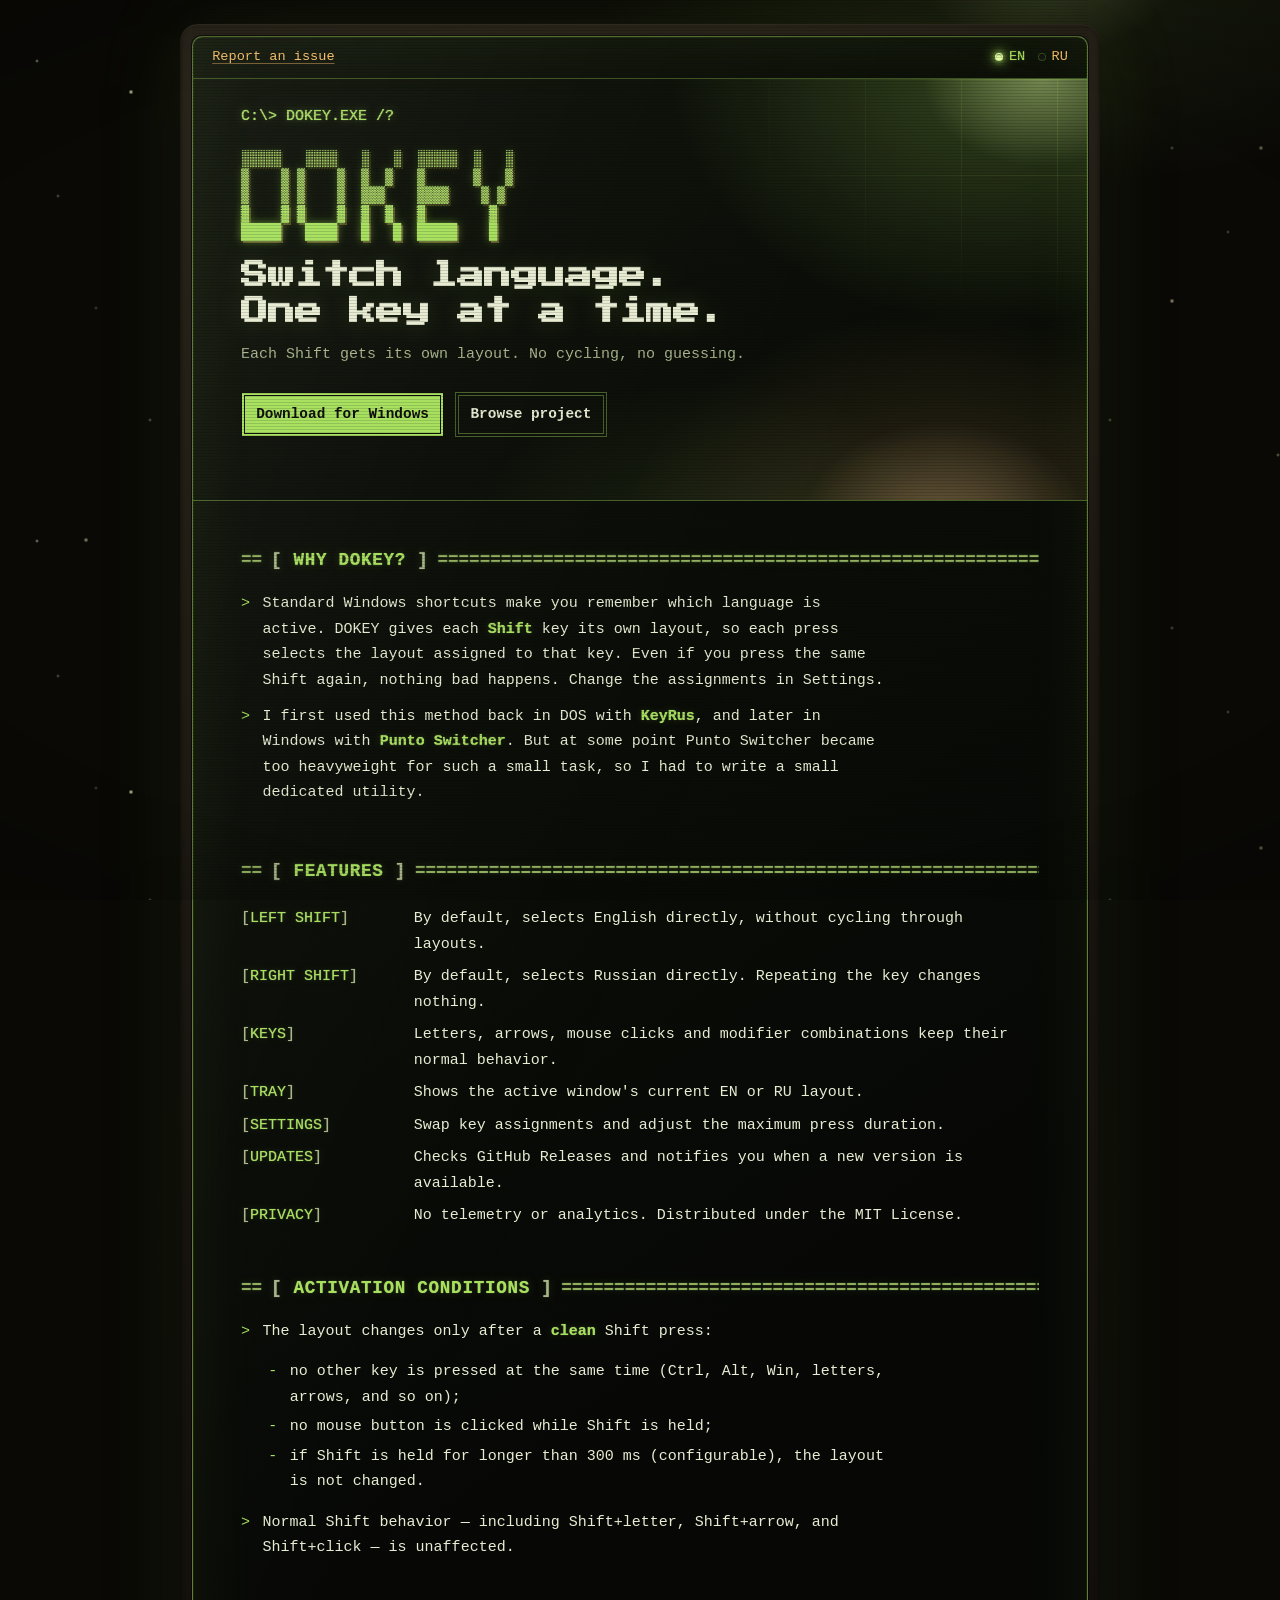
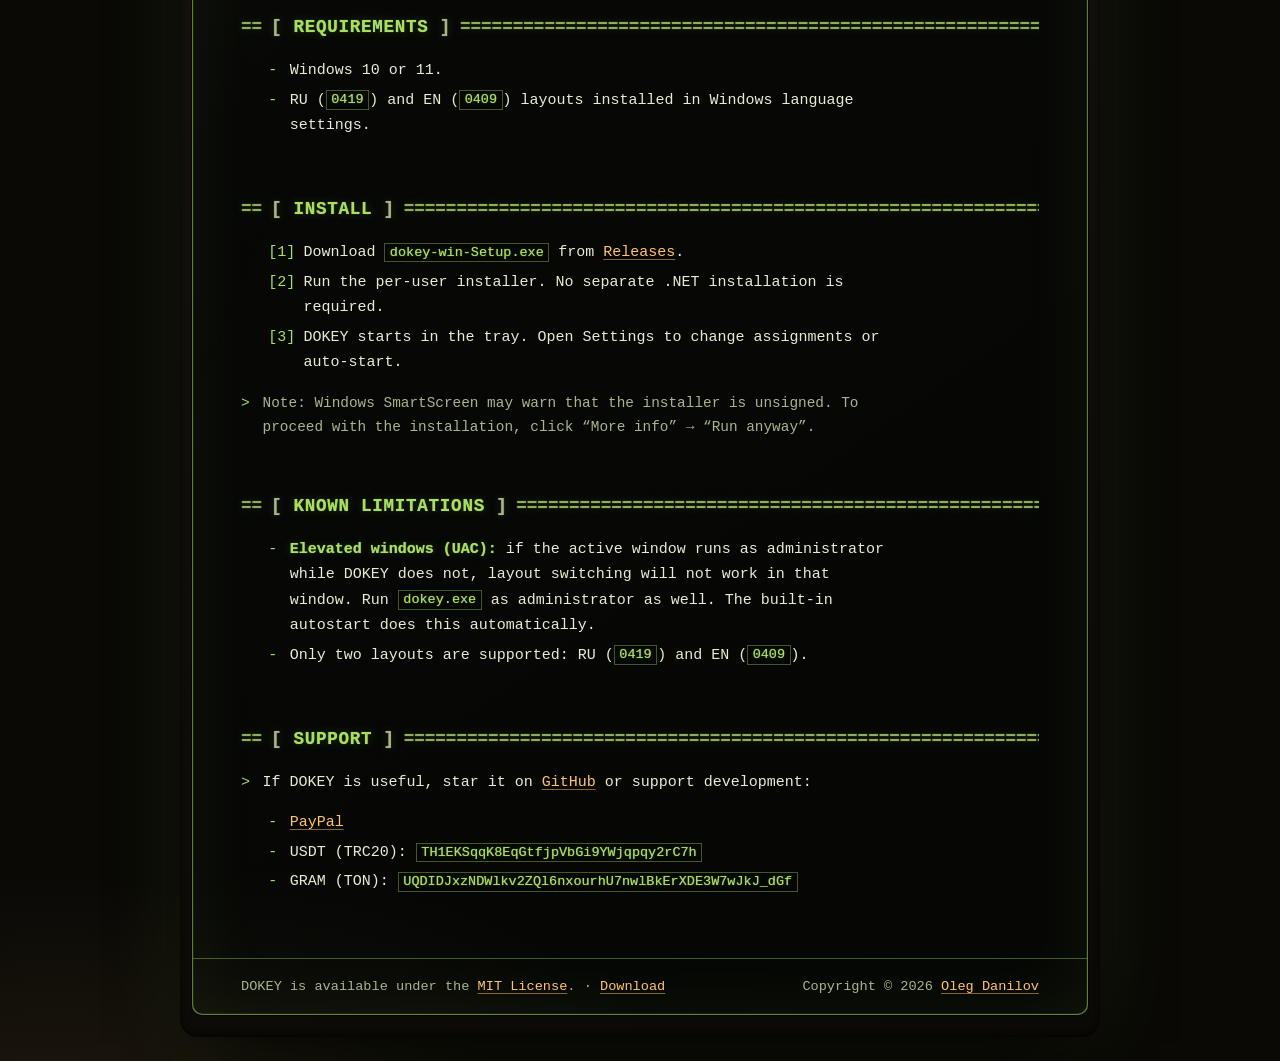
<file: index.html>
<!doctype html>
<html lang="en">
<head>
  <meta charset="utf-8">
  <meta name="viewport" content="width=device-width, initial-scale=1">
  <title>DOKEY — Switch keyboard layouts with Shift</title>
  <meta name="description" content="DOKEY is a free Windows utility that assigns English and Russian keyboard layouts to the left and right Shift keys.">
  <link rel="canonical" href="https://dosoft.github.io/dokey/">
  <link rel="alternate" hreflang="en" href="https://dosoft.github.io/dokey/">
  <link rel="alternate" hreflang="ru" href="https://dosoft.github.io/dokey/ru/">
  <link rel="alternate" hreflang="x-default" href="https://dosoft.github.io/dokey/">
  <meta name="theme-color" content="#0a0906">
  <link rel="icon" type="image/png" sizes="32x32" href="favicon-32.png">
  <link rel="apple-touch-icon" href="apple-touch-icon.png">
  <meta property="og:title" content="DOKEY — Switch keyboard layouts with Shift">
  <meta property="og:description" content="Choose English or Russian directly with the left and right Shift keys.">
  <meta property="og:type" content="website">
  <meta property="og:url" content="https://dosoft.github.io/dokey/">
  <meta property="og:image" content="https://dosoft.github.io/dokey/og-image.png">
  <meta property="og:image:width" content="1200">
  <meta property="og:image:height" content="630">
  <meta property="og:image:alt" content="DOKEY — by default, Left Shift selects English and Right Shift selects Russian">
  <meta property="og:locale" content="en_US">
  <meta name="twitter:card" content="summary_large_image">
  <link rel="stylesheet" href="styles.css?v=12732f7">
  <script type="application/ld+json">{"@context":"https://schema.org","@type":"SoftwareApplication","name":"DOKEY","applicationCategory":"UtilitiesApplication","operatingSystem":"Windows 10, Windows 11","offers":{"@type":"Offer","price":"0","priceCurrency":"USD"},"url":"https://dosoft.github.io/dokey/","downloadUrl":"https://github.com/dosoft/dokey/releases","author":{"@type":"Person","name":"Oleg Danilov","url":"https://olegd.com/en"}}</script>
</head>
<body>
  <div class="crt container">
    <div class="terminal">
    <nav class="terminal-nav"><a href="https://github.com/dosoft/dokey/issues">Report an issue</a><span class="language"><a class="lang active" href="./" aria-current="page" lang="en"><span class="lamp is-on" aria-hidden="true"></span>EN</a><a class="lang" href="ru/" lang="ru"><span class="lamp" aria-hidden="true"></span>RU</a></span></nav>
    <header class="terminal-header">
      <div class="terminal-content">
        <p class="command">C:\&gt; DOKEY.EXE /?</p>
        <pre class="ascii-mark" role="img" aria-label="DOKEY">
░░░░░   ░░░░   ░   ░  ░░░░░  ░   ░
▒    ▒ ▒    ▒  ▒  ▒   ▒      ▒   ▒
▒    ▒ ▒    ▒  ▒▒▒    ▒▒▒▒    ▒ ▒
▓    ▓ ▓    ▓  ▓  ▓   ▓        ▓
█████   ████   █   █  █████    █</pre>
        <h1>Switch language.<br>One key at a time.</h1>
        <p class="tagline">Each Shift gets its own layout. No cycling, no guessing.</p>
        <div class="cta"><a class="button" href="https://github.com/dosoft/dokey/releases/latest">Download for Windows</a><a class="button secondary" href="https://github.com/dosoft/dokey">Browse project</a></div>
        <p id="release-meta" class="release-meta"></p>
      </div>
    </header>
    <main class="terminal-content">
      <section class="output-section"><h2><span>WHY DOKEY?</span></h2><p>Standard Windows shortcuts make you remember which language is active. DOKEY gives each <strong>Shift</strong> key its own layout, so each press selects the layout assigned to that key. Even if you press the same Shift again, nothing bad happens. Change the assignments in Settings.</p><p>I first used this method back in DOS with <strong>KeyRus</strong>, and later in Windows with <strong>Punto Switcher</strong>. But at some point Punto Switcher became too heavyweight for such a small task, so I had to write a small dedicated utility.</p></section>
      <section class="output-section"><h2><span>FEATURES</span></h2><dl class="feature-list">
        <div><dt>LEFT SHIFT</dt><dd>By default, selects English directly, without cycling through layouts.</dd></div>
        <div><dt>RIGHT SHIFT</dt><dd>By default, selects Russian directly. Repeating the key changes nothing.</dd></div>
        <div><dt>KEYS</dt><dd>Letters, arrows, mouse clicks and modifier combinations keep their normal behavior.</dd></div>
        <div><dt>TRAY</dt><dd>Shows the active window's current EN or RU layout.</dd></div>
        <div><dt>SETTINGS</dt><dd>Swap key assignments and adjust the maximum press duration.</dd></div>
        <div><dt>UPDATES</dt><dd>Checks GitHub Releases and notifies you when a new version is available.</dd></div>
        <div><dt>PRIVACY</dt><dd>No telemetry or analytics. Distributed under the MIT License.</dd></div>
      </dl></section>
      <section class="output-section"><h2><span>ACTIVATION CONDITIONS</span></h2><p>The layout changes only after a <strong>clean</strong> Shift press:</p><ul role="list"><li>no other key is pressed at the same time (Ctrl, Alt, Win, letters, arrows, and so on);</li><li>no mouse button is clicked while Shift is held;</li><li>if Shift is held for longer than 300 ms (configurable), the layout is not changed.</li></ul><p>Normal Shift behavior — including Shift+letter, Shift+arrow, and Shift+click — is unaffected.</p></section>
      <section class="output-section"><h2><span>REQUIREMENTS</span></h2><ul role="list"><li>Windows 10 or 11.</li><li>RU (<code>0419</code>) and EN (<code>0409</code>) layouts installed in Windows language settings.</li></ul></section>
      <section class="output-section"><h2><span>INSTALL</span></h2><ol role="list"><li>Download <code>dokey-win-Setup.exe</code> from <a href="https://github.com/dosoft/dokey/releases/latest">Releases</a>.</li><li>Run the per-user installer. No separate .NET installation is required.</li><li>DOKEY starts in the tray. Open Settings to change assignments or auto-start.</li></ol><p class="notice">Note: Windows SmartScreen may warn that the installer is unsigned. To proceed with the installation, click “More info” → “Run anyway”.</p></section>
      <section class="output-section"><h2><span>KNOWN LIMITATIONS</span></h2><ul role="list"><li><strong>Elevated windows (UAC):</strong> if the active window runs as administrator while DOKEY does not, layout switching will not work in that window. Run <code>dokey.exe</code> as administrator as well. The built-in autostart does this automatically.</li><li>Only two layouts are supported: RU (<code>0419</code>) and EN (<code>0409</code>).</li></ul></section>
      <section class="output-section"><h2><span>SUPPORT</span></h2><p>If DOKEY is useful, star it on <a href="https://github.com/dosoft/dokey">GitHub</a> or support development:</p><ul role="list"><li><a href="https://paypal.me/olegda">PayPal</a></li><li>USDT (TRC20): <button type="button" class="copy" data-copy="TH1EKSqqK8EqGtfjpVbGi9YWjqpqy2rC7h" data-copied="copied" data-failed="copy failed" aria-label="Copy USDT (TRC20) address">TH1EKSqqK8EqGtfjpVbGi9YWjqpqy2rC7h</button><span class="copy-hint" role="status"></span></li><li>GRAM (TON): <button type="button" class="copy" data-copy="UQDIDJxzNDWlkv2ZQl6nxourhU7nwlBkErXDE3W7wJkJ_dGf" data-copied="copied" data-failed="copy failed" aria-label="Copy GRAM (TON) address">UQDIDJxzNDWlkv2ZQl6nxourhU7nwlBkErXDE3W7wJkJ_dGf</button><span class="copy-hint" role="status"></span></li></ul></section>
    </main>
    <footer class="terminal-footer"><p>DOKEY is available under the <a href="https://github.com/dosoft/dokey/blob/main/LICENSE">MIT License</a>. <span class="sep" aria-hidden="true">·</span> <a href="https://github.com/dosoft/dokey/releases">Download</a></p><p>Copyright © <span data-copyright-years>2026</span> <a href="https://olegd.com/en">Oleg Danilov</a></p></footer>
    </div>
  </div>
  <script src="release.js?v=12732f7"></script>
</body>
</html>
</file>
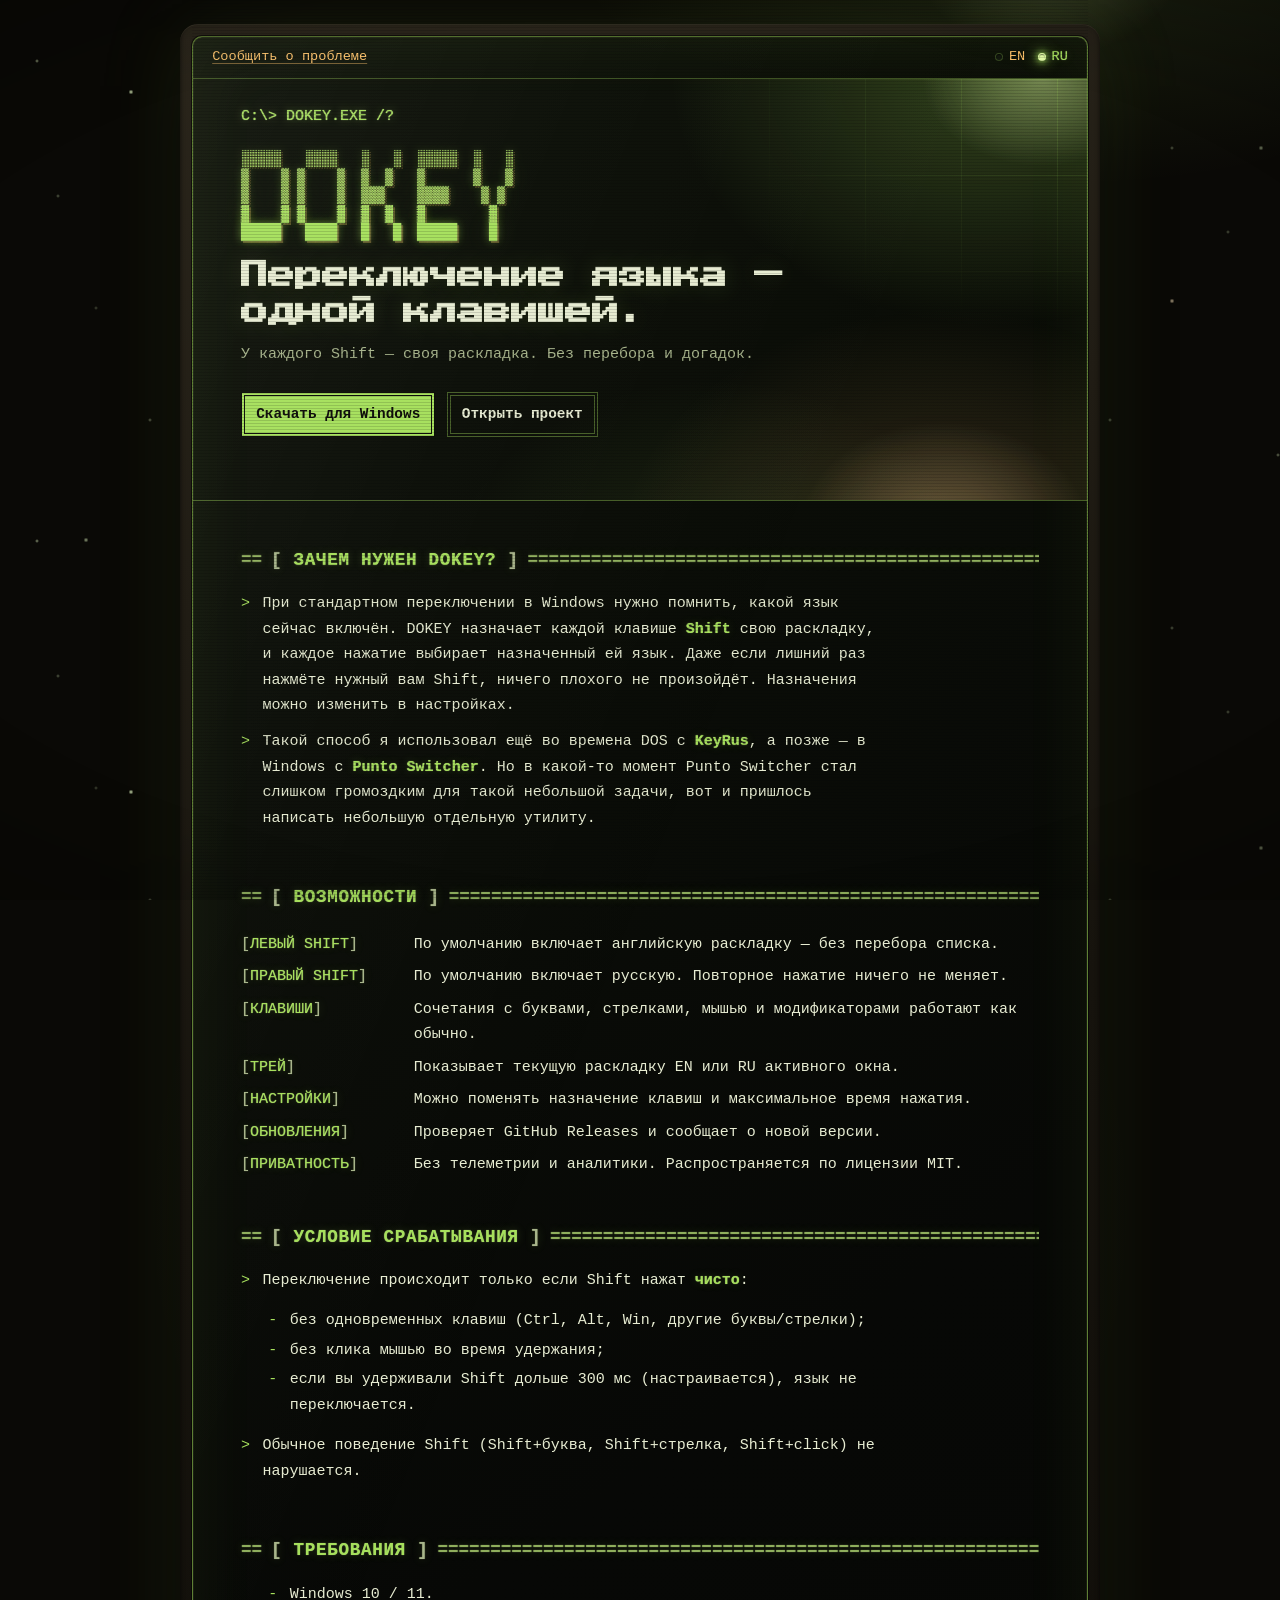
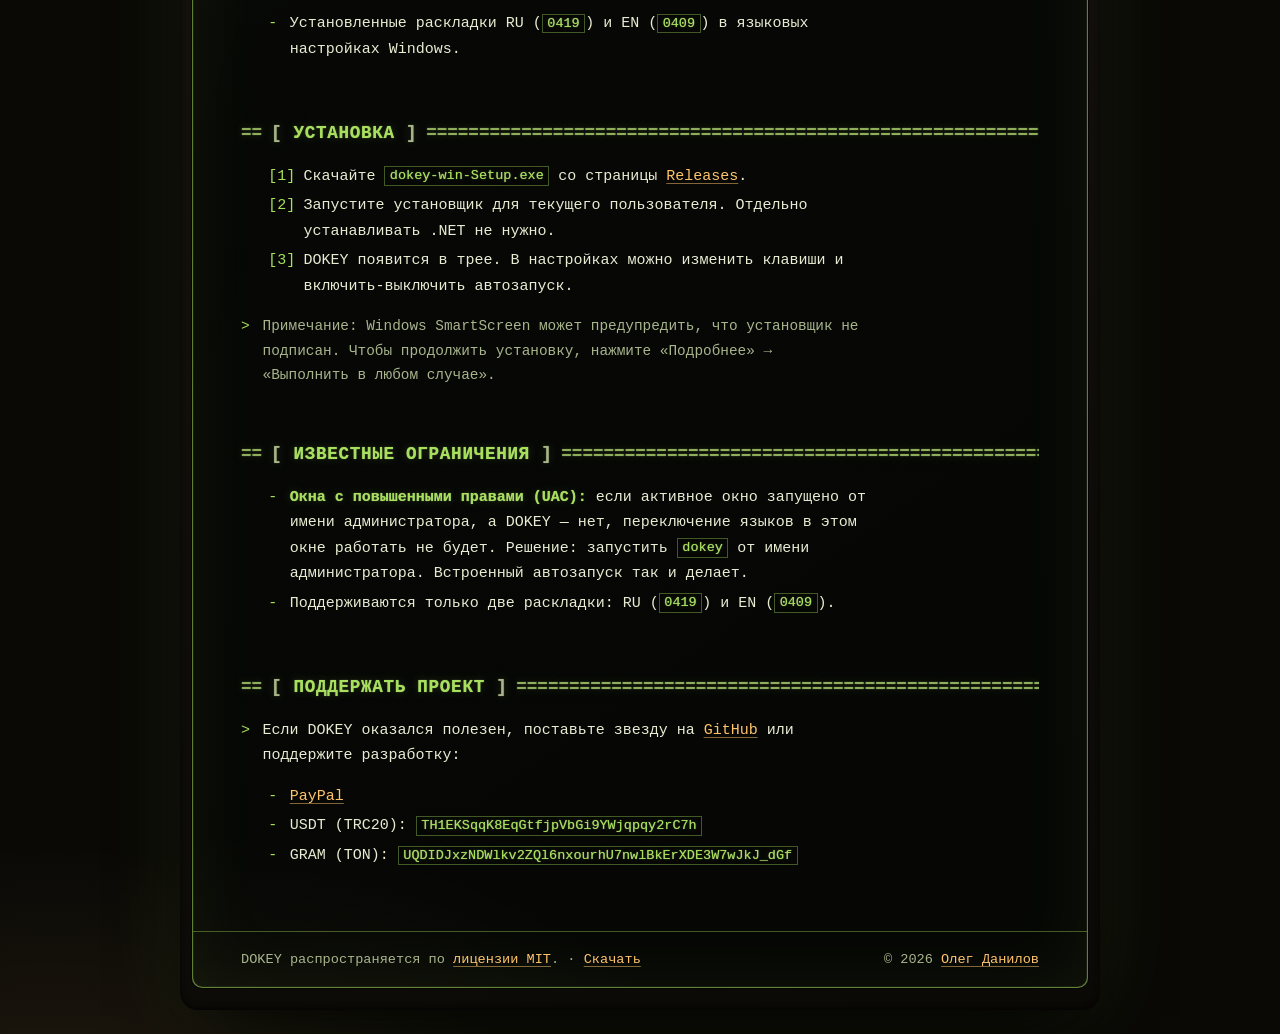
<file: ru/index.html>
<!doctype html>
<html lang="ru">
<head>
  <meta charset="utf-8">
  <meta name="viewport" content="width=device-width, initial-scale=1">
  <title>DOKEY — Переключение раскладки клавишами Shift</title>
  <meta name="description" content="DOKEY — бесплатная утилита для Windows, назначающая английскую и русскую раскладки левой и правой клавишам Shift.">
  <link rel="canonical" href="https://dosoft.github.io/dokey/ru/">
  <link rel="alternate" hreflang="en" href="https://dosoft.github.io/dokey/">
  <link rel="alternate" hreflang="ru" href="https://dosoft.github.io/dokey/ru/">
  <link rel="alternate" hreflang="x-default" href="https://dosoft.github.io/dokey/">
  <meta name="theme-color" content="#0a0906">
  <link rel="icon" type="image/png" sizes="32x32" href="../favicon-32.png">
  <link rel="apple-touch-icon" href="../apple-touch-icon.png">
  <meta property="og:title" content="DOKEY — Переключение раскладки клавишами Shift">
  <meta property="og:description" content="Выбирайте английскую или русскую раскладку напрямую левой и правой клавишами Shift.">
  <meta property="og:type" content="website">
  <meta property="og:url" content="https://dosoft.github.io/dokey/ru/">
  <meta property="og:image" content="https://dosoft.github.io/dokey/og-image.png">
  <meta property="og:image:width" content="1200">
  <meta property="og:image:height" content="630">
  <meta property="og:image:alt" content="DOKEY — по умолчанию левый Shift выбирает английский, правый — русский">
  <meta property="og:locale" content="ru_RU">
  <meta name="twitter:card" content="summary_large_image">
  <link rel="stylesheet" href="../styles.css?v=12732f7">
  <script type="application/ld+json">{"@context":"https://schema.org","@type":"SoftwareApplication","name":"DOKEY","applicationCategory":"UtilitiesApplication","operatingSystem":"Windows 10, Windows 11","offers":{"@type":"Offer","price":"0","priceCurrency":"USD"},"url":"https://dosoft.github.io/dokey/ru/","downloadUrl":"https://github.com/dosoft/dokey/releases","author":{"@type":"Person","name":"Олег Данилов","url":"https://olegd.com"}}</script>
</head>
<body>
  <div class="crt container">
    <div class="terminal">
    <nav class="terminal-nav"><a href="https://github.com/dosoft/dokey/issues">Сообщить о проблеме</a><span class="language"><a class="lang" href="../" lang="en"><span class="lamp" aria-hidden="true"></span>EN</a><a class="lang active" href="./" aria-current="page" lang="ru"><span class="lamp is-on" aria-hidden="true"></span>RU</a></span></nav>
    <header class="terminal-header">
      <div class="terminal-content">
        <p class="command">C:\&gt; DOKEY.EXE /?</p>
        <pre class="ascii-mark" role="img" aria-label="DOKEY">
░░░░░   ░░░░   ░   ░  ░░░░░  ░   ░
▒    ▒ ▒    ▒  ▒  ▒   ▒      ▒   ▒
▒    ▒ ▒    ▒  ▒▒▒    ▒▒▒▒    ▒ ▒
▓    ▓ ▓    ▓  ▓  ▓   ▓        ▓
█████   ████   █   █  █████    █</pre>
        <h1>Переключение языка — одной клавишей.</h1>
        <p class="tagline">У каждого Shift — своя раскладка. Без перебора и догадок.</p>
        <div class="cta"><a class="button" href="https://github.com/dosoft/dokey/releases/latest">Скачать для Windows</a><a class="button secondary" href="https://github.com/dosoft/dokey">Открыть проект</a></div>
        <p id="release-meta" class="release-meta"></p>
      </div>
    </header>
    <main class="terminal-content">
      <section class="output-section"><h2><span>ЗАЧЕМ НУЖЕН DOKEY?</span></h2><p>При стандартном переключении в Windows нужно помнить, какой язык сейчас включён. DOKEY назначает каждой клавише <strong>Shift</strong> свою раскладку, и каждое нажатие выбирает назначенный ей язык. Даже если лишний раз нажмёте нужный вам Shift, ничего плохого не произойдёт. Назначения можно изменить в настройках.</p><p>Такой способ я использовал ещё во времена DOS с <strong>KeyRus</strong>, а позже — в Windows с <strong>Punto Switcher</strong>. Но в какой-то момент Punto Switcher стал слишком громоздким для такой небольшой задачи, вот и пришлось написать небольшую отдельную утилиту.</p></section>
      <section class="output-section"><h2><span>ВОЗМОЖНОСТИ</span></h2><dl class="feature-list">
        <div><dt>ЛЕВЫЙ SHIFT</dt><dd>По умолчанию включает английскую раскладку — без перебора списка.</dd></div>
        <div><dt>ПРАВЫЙ SHIFT</dt><dd>По умолчанию включает русскую. Повторное нажатие ничего не меняет.</dd></div>
        <div><dt>КЛАВИШИ</dt><dd>Сочетания с буквами, стрелками, мышью и модификаторами работают как обычно.</dd></div>
        <div><dt>ТРЕЙ</dt><dd>Показывает текущую раскладку EN или RU активного окна.</dd></div>
        <div><dt>НАСТРОЙКИ</dt><dd>Можно поменять назначение клавиш и максимальное время нажатия.</dd></div>
        <div><dt>ОБНОВЛЕНИЯ</dt><dd>Проверяет GitHub Releases и сообщает о новой версии.</dd></div>
        <div><dt>ПРИВАТНОСТЬ</dt><dd>Без телеметрии и аналитики. Распространяется по лицензии MIT.</dd></div>
      </dl></section>
      <section class="output-section"><h2><span>УСЛОВИЕ СРАБАТЫВАНИЯ</span></h2><p>Переключение происходит только если Shift нажат <strong>чисто</strong>:</p><ul role="list"><li>без одновременных клавиш (Ctrl, Alt, Win, другие буквы/стрелки);</li><li>без клика мышью во время удержания;</li><li>если вы удерживали Shift дольше 300 мс (настраивается), язык не переключается.</li></ul><p>Обычное поведение Shift (Shift+буква, Shift+стрелка, Shift+click) не нарушается.</p></section>
      <section class="output-section"><h2><span>ТРЕБОВАНИЯ</span></h2><ul role="list"><li>Windows 10 / 11.</li><li>Установленные раскладки RU (<code>0419</code>) и EN (<code>0409</code>) в языковых настройках Windows.</li></ul></section>
      <section class="output-section"><h2><span>УСТАНОВКА</span></h2><ol role="list"><li>Скачайте <code>dokey-win-Setup.exe</code> со страницы <a href="https://github.com/dosoft/dokey/releases/latest">Releases</a>.</li><li>Запустите установщик для текущего пользователя. Отдельно устанавливать .NET не нужно.</li><li>DOKEY появится в трее. В настройках можно изменить клавиши и включить-выключить автозапуск.</li></ol><p class="notice">Примечание: Windows SmartScreen может предупредить, что установщик не подписан. Чтобы продолжить установку, нажмите «Подробнее» → «Выполнить в любом случае».</p></section>
      <section class="output-section"><h2><span>ИЗВЕСТНЫЕ ОГРАНИЧЕНИЯ</span></h2><ul role="list"><li><strong>Окна с повышенными правами (UAC):</strong> если активное окно запущено от имени администратора, а DOKEY — нет, переключение языков в этом окне работать не будет. Решение: запустить <code>dokey</code> от имени администратора. Встроенный автозапуск так и делает.</li><li>Поддерживаются только две раскладки: RU (<code>0419</code>) и EN (<code>0409</code>).</li></ul></section>
      <section class="output-section"><h2><span>ПОДДЕРЖАТЬ ПРОЕКТ</span></h2><p>Если DOKEY оказался полезен, поставьте звезду на <a href="https://github.com/dosoft/dokey">GitHub</a> или поддержите разработку:</p><ul role="list"><li><a href="https://paypal.me/olegda">PayPal</a></li><li>USDT (TRC20): <button type="button" class="copy" data-copy="TH1EKSqqK8EqGtfjpVbGi9YWjqpqy2rC7h" data-copied="скопировано" data-failed="не удалось скопировать" aria-label="Скопировать адрес USDT (TRC20)">TH1EKSqqK8EqGtfjpVbGi9YWjqpqy2rC7h</button><span class="copy-hint" role="status"></span></li><li>GRAM (TON): <button type="button" class="copy" data-copy="UQDIDJxzNDWlkv2ZQl6nxourhU7nwlBkErXDE3W7wJkJ_dGf" data-copied="скопировано" data-failed="не удалось скопировать" aria-label="Скопировать адрес GRAM (TON)">UQDIDJxzNDWlkv2ZQl6nxourhU7nwlBkErXDE3W7wJkJ_dGf</button><span class="copy-hint" role="status"></span></li></ul></section>
    </main>
    <footer class="terminal-footer"><p>DOKEY распространяется по <a href="https://github.com/dosoft/dokey/blob/main/LICENSE">лицензии MIT</a>. <span class="sep" aria-hidden="true">·</span> <a href="https://github.com/dosoft/dokey/releases">Скачать</a></p><p>© <span data-copyright-years>2026</span> <a href="https://olegd.com">Олег Данилов</a></p></footer>
    </div>
  </div>
  <script src="../release.js?v=12732f7"></script>
</body>
</html>
</file>
<file: styles.css>
/* Press Start 2P — 8-bit bitmap face for the display heading (SIL OFL 1.1, see fonts/OFL.txt). */
@font-face {
  font-family: "Press Start 2P";
  font-style: normal;
  font-weight: 400;
  font-display: swap;
  src: url("fonts/press-start-2p-latin.woff2") format("woff2");
  unicode-range: U+0000-00FF, U+0131, U+0152-0153, U+02BB-02BC, U+02C6, U+02DA, U+02DC, U+0304, U+0308, U+0329, U+2000-206F, U+20AC, U+2122, U+2191, U+2193, U+2212, U+2215, U+FEFF, U+FFFD;
}
@font-face {
  font-family: "Press Start 2P";
  font-style: normal;
  font-weight: 400;
  font-display: swap;
  src: url("fonts/press-start-2p-cyrillic.woff2") format("woff2");
  unicode-range: U+0301, U+0400-045F, U+0490-0491, U+04B0-04B1, U+2116;
}
/* JetBrains Mono Bold subset — only the space and the block/shade glyphs the ASCII mark uses.
   The mark needs cells that are exactly one width; a fallback font cannot guarantee that, so the
   glyphs ship with the page. SIL OFL 1.1, subset renamed — see fonts/OFL-blocks.txt. */
@font-face {
  font-family: "Dokey Blocks";
  font-style: normal;
  font-weight: 700;
  font-display: swap;
  src: url("fonts/dokey-blocks.woff2") format("woff2");
  unicode-range: U+0020, U+2588, U+2591-2593;
}

:root {
  --bg: #0a0906;
  --text: #e7ecd2;
  --muted: #a8b58c;
  --green: #a6e05c;
  --green-bright: #e6ffa8;
  --amber: #ffc46b;
  --link: var(--amber);
  --line: rgba(166, 224, 92, .38);
  --bezel: #16130d;
  --bezel-hi: #2a251b;
  --phosphor: 0 0 1px rgba(230, 255, 168, .8), 0 0 8px rgba(166, 224, 92, .45), 0 0 22px rgba(166, 224, 92, .18);
  --phosphor-soft: 0 0 1px rgba(230, 255, 168, .6), 0 0 10px rgba(166, 224, 92, .22);
}

* { box-sizing: border-box; }
html { color-scheme: dark; scroll-behavior: smooth; scrollbar-color: var(--green) var(--bg); }
body { margin: 0; color: var(--text); background: radial-gradient(14rem 11rem at 82% -2%, rgba(230,255,168,.20), transparent 62%), radial-gradient(58rem 40rem at 84% -8%, rgba(166,224,92,.18), transparent 62%), radial-gradient(50rem 38rem at 4% 108%, rgba(255,196,107,.13), transparent 66%), radial-gradient(44rem 44rem at 50% 46%, rgba(166,224,92,.05), transparent 72%), var(--bg); font: 15px/1.7 "Cascadia Mono", "Lucida Console", Consolas, monospace; }
a { color: var(--link); text-decoration: underline; text-decoration-color: rgba(255,196,107,.5); text-underline-offset: .2em; text-shadow: 0 0 0 rgba(230,255,168,0), 0 0 0 rgba(166,224,92,0); transition: color .18s ease-out, text-decoration-color .18s ease-out, text-shadow .5s ease-out .22s; }
a:hover { color: var(--green-bright); text-decoration-color: currentColor; text-shadow: var(--phosphor-soft); transition: color .12s ease-out, text-decoration-color .12s ease-out, text-shadow .07s ease-out; }
:focus-visible { outline: 2px solid var(--green); outline-offset: 3px; box-shadow: 0 0 14px rgba(166,224,92,.4); }
.button:focus-visible, .copy:focus-visible { box-shadow: 0 0 22px rgba(166,224,92,.35); }
::selection { color: var(--bg); background: var(--green); }
.container { width: min(920px, calc(100% - 2rem)); margin-inline: auto; }

/* The screen is the whole viewport: scanlines on top, tube falloff at the edges. */
body::before {
  position: fixed; inset: 0; z-index: 5; pointer-events: none;
  background: repeating-linear-gradient(to bottom, rgba(0,0,0,.30) 0 1px, rgba(0,0,0,0) 1px 3px);
  mix-blend-mode: multiply; opacity: .45;
  animation: crt-flicker 7s ease-in-out infinite;
  -webkit-mask-image: linear-gradient(to right, transparent calc(50% - min(460px, 50% - 1rem) + 12px), #000 calc(50% - min(460px, 50% - 1rem) + 12px), #000 calc(50% + min(460px, 50% - 1rem) - 12px), transparent calc(50% + min(460px, 50% - 1rem) - 12px));
  mask-image: linear-gradient(to right, transparent calc(50% - min(460px, 50% - 1rem) + 12px), #000 calc(50% - min(460px, 50% - 1rem) + 12px), #000 calc(50% + min(460px, 50% - 1rem) - 12px), transparent calc(50% + min(460px, 50% - 1rem) - 12px));
  content: "";
}
body::after {
  position: fixed; inset: 0; z-index: 6; pointer-events: none;
  background: radial-gradient(ellipse 122% 92% at 50% 50%, transparent 52%, rgba(0,0,0,.62) 100%);
  content: "";
}

/* Starfield in the field around the monitor — the old screensaver world. */
html::before, html::after { position: fixed; inset: 0; z-index: -1; pointer-events: none; background-repeat: repeat; content: ""; }
html::before {
  background-image: radial-gradient(2px 2px at 37px 61px, rgba(233,255,199,.55), transparent), radial-gradient(2px 2px at 212px 148px, rgba(233,255,199,.32), transparent), radial-gradient(2px 2px at 341px 42px, rgba(255,214,150,.45), transparent), radial-gradient(2px 2px at 96px 308px, rgba(233,255,199,.26), transparent), radial-gradient(2px 2px at 402px 349px, rgba(233,255,199,.46), transparent), radial-gradient(2px 2px at 268px 232px, rgba(233,255,199,.3), transparent), radial-gradient(2px 2px at 150px 420px, rgba(233,255,199,.38), transparent), radial-gradient(2px 2px at 455px 180px, rgba(255,230,190,.3), transparent), radial-gradient(2px 2px at 58px 196px, rgba(233,255,199,.34), transparent), radial-gradient(2px 2px at 318px 455px, rgba(233,255,199,.42), transparent);
  background-size: 480px 480px;
  animation: star-far 260s linear infinite;
}
html::after {
  background-image: radial-gradient(2.5px 2.5px at 131px 92px, rgba(233,255,199,.85), transparent), radial-gradient(2.5px 2.5px at 472px 301px, rgba(255,230,190,.65), transparent), radial-gradient(2.5px 2.5px at 298px 481px, rgba(233,255,199,.55), transparent), radial-gradient(2.5px 2.5px at 561px 148px, rgba(233,255,199,.48), transparent), radial-gradient(2.5px 2.5px at 86px 540px, rgba(233,255,199,.6), transparent), radial-gradient(2.5px 2.5px at 612px 398px, rgba(233,255,199,.52), transparent);
  background-size: 700px 700px;
  animation: star-near 400s linear infinite;
}

/* Monitor shell around the terminal screen. */
.crt { position: relative; margin-block: 1.5rem; padding: 12px 12px 22px; border-radius: 18px; }
.crt::before { position: absolute; inset: 0; z-index: -1; border-radius: inherit; background: linear-gradient(165deg, var(--bezel-hi), var(--bezel) 42%, #0b0906 100%); box-shadow: inset 0 1px 0 rgba(255,236,190,.08), inset 0 -2px 5px rgba(0,0,0,.65), 0 34px 72px -28px #000, 0 0 90px rgba(166,224,92,.10); content: ""; }

.terminal { position: relative; overflow: hidden; border: 1px solid rgba(166,224,92,.55); border-radius: 10px; background: radial-gradient(64rem 34rem at 84% -12%, rgba(166,224,92,.11), transparent 66%), radial-gradient(48rem 32rem at 2% 108%, rgba(255,196,107,.06), transparent 70%), linear-gradient(145deg, #0e1209, #070806 55%, #060705); box-shadow: inset 0 0 70px rgba(166,224,92,.07), inset 0 0 1px rgba(230,255,168,.6), 0 0 0 1px rgba(0,0,0,.6); animation: phosphor-warm .8s ease-out both; }
/* Glass reflection across the tube. */
.terminal::before { position: absolute; inset: 0; z-index: 1; pointer-events: none; border-radius: inherit; background: linear-gradient(112deg, rgba(255,255,255,.05) 0%, rgba(255,255,255,.015) 22%, transparent 44%); content: ""; }
.terminal-nav { display: flex; justify-content: space-between; align-items: center; gap: 1rem; padding: .5rem 1.2rem .6rem; border-bottom: 1px solid var(--line); color: var(--muted); font-size: .85rem; }
.language { display: flex; align-items: center; gap: .8rem; }
.language .lang { display: inline-flex; align-items: center; gap: .34rem; }
.language a { text-decoration: none; }
.language .active { color: var(--green); text-shadow: var(--phosphor-soft); }
.lamp { flex: none; width: 8px; height: 8px; border: 1px solid rgba(166,224,92,.25); border-radius: 50%; background: #141a10; box-shadow: inset 0 1px 1px rgba(0,0,0,.7); }
.lamp.is-on { border-color: rgba(230,255,168,.85); background: var(--green-bright); box-shadow: 0 0 6px 1px rgba(166,224,92,.85), 0 0 14px 3px rgba(166,224,92,.4), inset 0 1px 1px rgba(0,0,0,.45); animation: lamp-warm 3s linear both; }
.terminal-header { position: relative; isolation: isolate; overflow: hidden; border-bottom: 1px solid var(--line); }
/* Phosphor bloom drifting behind the hero. */
.terminal-header::before { position: absolute; inset: 0; z-index: -1; pointer-events: none; background: radial-gradient(11rem 8rem at 95% 0%, rgba(230,255,168,.38), transparent 68%), radial-gradient(32rem 25rem at 90% -2%, rgba(166,224,92,.26), transparent 64%), radial-gradient(13rem 10rem at 84% 108%, rgba(255,214,150,.32), transparent 70%), radial-gradient(30rem 23rem at 84% 114%, rgba(255,196,107,.18), transparent 68%), radial-gradient(24rem 20rem at 58% 126%, rgba(166,224,92,.12), transparent 72%); content: ""; }
/* Oscilloscope graticule, sparse and fading out where the copy sits. */
.terminal-header::after { position: absolute; inset: 0; z-index: -1; pointer-events: none; background: repeating-linear-gradient(to right, rgba(166,224,92,.20) 0 1px, transparent 1px 96px), repeating-linear-gradient(to bottom, rgba(166,224,92,.20) 0 1px, transparent 1px 96px); -webkit-mask-image: radial-gradient(44% 62% at 100% 0%, #000 0%, rgba(0,0,0,.35) 50%, transparent 100%); mask-image: radial-gradient(44% 62% at 100% 0%, #000 0%, rgba(0,0,0,.35) 50%, transparent 100%); content: ""; }
.terminal-content { padding: 1.6rem clamp(1rem, 5vw, 3rem); }
.command { margin: 0 0 1.25rem; color: var(--green); text-shadow: var(--phosphor); }
.ascii-mark { width: max-content; max-width: 100%; margin: 0 0 1rem; color: var(--green); font: 700 clamp(.62rem, 1.8vw, .85rem)/1.35 "Dokey Blocks", "Cascadia Mono", "Lucida Console", Consolas, monospace; white-space: pre; text-shadow: var(--phosphor), 2px 2px 0 rgba(255,196,107,.3); }
h1 { max-width: 20ch; margin: 0 0 .7rem; color: var(--text); font-family: "Press Start 2P", "Cascadia Mono", "Lucida Console", Consolas, monospace; font-size: clamp(1.2rem, 3.2vw, 1.7rem); line-height: 1.35; letter-spacing: normal; text-shadow: 0 0 22px rgba(166,224,92,.16); }
.tagline { max-width: 68ch; margin: 0 0 1.5rem; color: var(--muted); }
.cta { display: flex; flex-wrap: wrap; gap: .7rem; }
.button { display: inline-block; padding: .4rem .7rem; border: 4px double var(--bg); color: var(--bg); background: var(--green); font-size: .9rem; font-weight: 700; text-decoration: none; box-shadow: 0 0 0 rgba(166,224,92,0); transition: box-shadow .5s ease-out .22s, background .18s ease-out, color .18s ease-out, border-color .18s ease-out, transform .08s ease-out; }
.button:hover { color: var(--green); background: transparent; border-color: var(--green); text-decoration: none; box-shadow: 0 0 22px rgba(166,224,92,.35); transition: box-shadow .07s ease-out, background .18s ease-out, color .18s ease-out, border-color .18s ease-out, transform .08s ease-out; }
.button:active { transform: translateY(1px); }
.button.secondary { border-color: var(--line); color: var(--text); background: transparent; }
.button.secondary:hover { border-color: var(--green); color: var(--green); box-shadow: 0 0 22px rgba(166,224,92,.25); }
.release-meta { min-height: 1.6em; margin: 1rem 0 0; color: var(--muted); font-size: .85rem; }
.release-version { color: var(--green); font-weight: 700; text-shadow: var(--phosphor-soft); }

.output-section { padding-block: 1.2rem 1.4rem; }
.output-section h2 { display: flex; align-items: center; gap: .55rem; margin: 0 0 .95rem; color: var(--green); font-size: 1.1rem; font-weight: 700; letter-spacing: .04em; text-shadow: var(--phosphor-soft); }
.output-section h2::before { flex: none; color: var(--line); letter-spacing: 0; content: "=="; }
.output-section h2::after { flex: 1 1 0; min-width: 0; overflow: hidden; white-space: nowrap; color: var(--line); letter-spacing: 0; content: "=============================================================================================================================="; }
.output-section h2 span::before { color: var(--muted); content: "[ "; }
.output-section h2 span::after { color: var(--muted); content: " ]"; }
.output-section p { max-width: 72ch; margin: .65rem 0; }
.output-section ul, .output-section ol { max-width: 72ch; }
.output-section > p:not(.command) { position: relative; padding-left: 1.35rem; }
.output-section > p:not(.command)::before { position: absolute; left: 0; color: var(--green); content: ">"; }
strong { color: var(--green); text-shadow: var(--phosphor-soft); }
.feature-list { margin: 0; }
.feature-list > div { display: grid; grid-template-columns: 10rem minmax(0, 1fr); gap: .8rem; padding: .22rem 0; }
.feature-list dt { color: var(--green); text-shadow: var(--phosphor-soft); }
.feature-list dt::before { content: "["; color: var(--muted); }
.feature-list dt::after { content: "]"; color: var(--muted); }
.feature-list dd { margin: 0; color: var(--text); }
ol, ul { padding-left: 1.7rem; list-style: none; }
li { position: relative; padding-left: 1.35rem; margin: .25rem 0; }
li::before { position: absolute; left: 0; color: var(--green); content: "-"; }
ol > li { padding-left: 2.2rem; }
ol > li::before { content: "[" counter(list-item) "]"; }
code { padding: .08rem .28rem; border: 1px solid var(--line); color: var(--green); background: rgba(6,7,5,.85); overflow-wrap: anywhere; font: .9em "Cascadia Mono", "Lucida Console", Consolas, monospace; text-shadow: var(--phosphor-soft); }
.copy { padding: .08rem .28rem; border: 1px solid var(--line); color: var(--green); background: rgba(6,7,5,.85); font: .9em "Cascadia Mono", "Lucida Console", Consolas, monospace; text-shadow: var(--phosphor-soft); text-align: left; overflow-wrap: anywhere; cursor: pointer; transition: border-color .18s ease-out, box-shadow .5s ease-out .22s, transform .08s ease-out; }
.copy:hover { border-color: var(--green); box-shadow: 0 0 16px rgba(166,224,92,.25); transition: border-color .12s ease-out, box-shadow .07s ease-out, transform .08s ease-out; }
.copy:active { transform: translateY(1px); }
.copy-hint { margin-left: .5rem; color: var(--green-bright); font-size: .8em; opacity: 0; transition: opacity .25s ease-out; }
.copy-hint.is-on { opacity: 1; }
.copy-hint.is-failed { color: var(--amber); }
.notice { color: var(--muted); font-size: .9rem; }
.terminal-footer { display: flex; flex-wrap: wrap; justify-content: space-between; align-items: baseline; gap: .35rem 1rem; padding: 1rem clamp(1rem, 5vw, 3rem); border-top: 1px solid var(--line); color: var(--muted); font-size: .85rem; }
.terminal-footer p { margin: 0; }
::-webkit-scrollbar { width: 12px; }
::-webkit-scrollbar-track { background: var(--bg); }
::-webkit-scrollbar-thumb { border: 3px solid var(--bg); background: var(--line); }
::-webkit-scrollbar-thumb:hover { background: var(--green); }

/* Language switch: the screen re-tunes, like a CRT changing channel. */
@view-transition { navigation: auto; }
::view-transition-old(root) { animation: crt-dim-out .18s ease-in both; }
::view-transition-new(root) { animation: crt-warm-in .32s cubic-bezier(.16, 1, .3, 1) both; }
/* The lamps hold their own identity through the switch, so the active one ignites in place. */
.language .lang:first-child .lamp { view-transition-name: lamp-en; }
.language .lang:last-child .lamp { view-transition-name: lamp-ru; }
::view-transition-old(lamp-en), ::view-transition-old(lamp-ru) { animation: lamp-dim .2s ease-in both; }
::view-transition-new(lamp-en), ::view-transition-new(lamp-ru) { animation: lamp-ignite .34s ease-out both; }

@keyframes phosphor-warm { 0% { opacity: .62; filter: brightness(1.55); } 100% { opacity: 1; filter: none; } }
@keyframes crt-flicker { 0%, 46%, 49%, 100% { opacity: .45; } 47% { opacity: .38; } 72% { opacity: .42; } 73% { opacity: .45; } }
@keyframes star-far { from { background-position: 0 0; } to { background-position: -480px -480px; } }
@keyframes star-near { from { background-position: 0 0; } to { background-position: -700px -700px; } }

@keyframes crt-dim-out { to { opacity: 0; filter: brightness(.5); } }
@keyframes crt-fade-out { to { opacity: 0; } }
@keyframes crt-warm-in { from { opacity: 0; filter: brightness(1.55); } to { opacity: 1; filter: none; } }
@keyframes crt-fade-in { from { opacity: 0; } }
@keyframes lamp-dim { to { opacity: 0; } }
@keyframes lamp-ignite { 0% { opacity: 0; } 35% { opacity: 1; } 52% { opacity: .3; } 100% { opacity: 1; } }
@keyframes lamp-warm { 0%, 12% { opacity: 1; } 17% { opacity: .3; } 22% { opacity: 1; } 30% { opacity: .5; } 36% { opacity: 1; } 48% { opacity: .68; } 55% { opacity: 1; } 70% { opacity: .82; } 78% { opacity: 1; } 100% { opacity: 1; } }

@media (prefers-reduced-motion: reduce) {
  html { scroll-behavior: auto; }
  html::before, html::after { animation: none; }
  body::before { animation: none; }
  .terminal { animation: none; }
  .lamp.is-on { animation: none; }
  ::view-transition-old(root), ::view-transition-old(lamp-en), ::view-transition-old(lamp-ru) { animation: crt-fade-out .18s linear both; }
  ::view-transition-new(root), ::view-transition-new(lamp-en), ::view-transition-new(lamp-ru) { animation: crt-fade-in .18s linear both; }
}

@media (max-width: 1000px) {
  html::before, html::after { animation: none; }
}

@media (max-width: 700px) {
  body::after { background: radial-gradient(ellipse 150% 100% at 50% 50%, transparent 64%, rgba(0,0,0,.5) 100%); }
}

@media (max-width: 560px) {
  .container { width: min(100% - 1rem, 920px); }
  .crt { margin-block: .5rem; padding: 8px 8px 18px; }
  .terminal-content { padding: 1.1rem .85rem; }
  .terminal-nav { padding-inline: .65rem; }
  .terminal-footer { flex-direction: column; align-items: flex-start; gap: .25rem; }
  .terminal-footer .sep { display: none; }
  .language { font-size: .75rem; }
  .feature-list > div { grid-template-columns: 1fr; gap: .1rem; padding-block: .55rem; }
  .cta { display: grid; grid-template-columns: 1fr; }
}

/* Paper: the CRT is a screen, so print drops it — ink on white, no glow, no overlays. */
@media print {
  :root { --bg: #fff; --text: #111; --muted: #444; --green: #1f5c14; --green-bright: #1f5c14; --amber: #7a4a00; --link: #1f5c14; --line: #a9bfa0; --phosphor: none; --phosphor-soft: none; }
  html { color-scheme: light; }
  body { background: #fff; }
  html::before, html::after, body::before, body::after, .crt::before,
  .terminal::before, .terminal-header::before, .terminal-header::after { display: none; }
  .crt { margin-block: 0; padding: 0; }
  .terminal { border-color: var(--line); background: #fff; box-shadow: none; animation: none; }
  h1, .ascii-mark { text-shadow: none; }
  .button, .button.secondary { border-color: var(--green); color: var(--green); background: transparent; box-shadow: none; }
  .lamp { background: #fff; }
  .lamp.is-on { border-color: var(--green); background: var(--green); box-shadow: none; animation: none; }
  code, .copy { background: transparent; }
  .output-section h2, .feature-list > div, li, .cta, .terminal-footer { break-inside: avoid; }
  .output-section h2 { break-after: avoid; }
}
</file>
